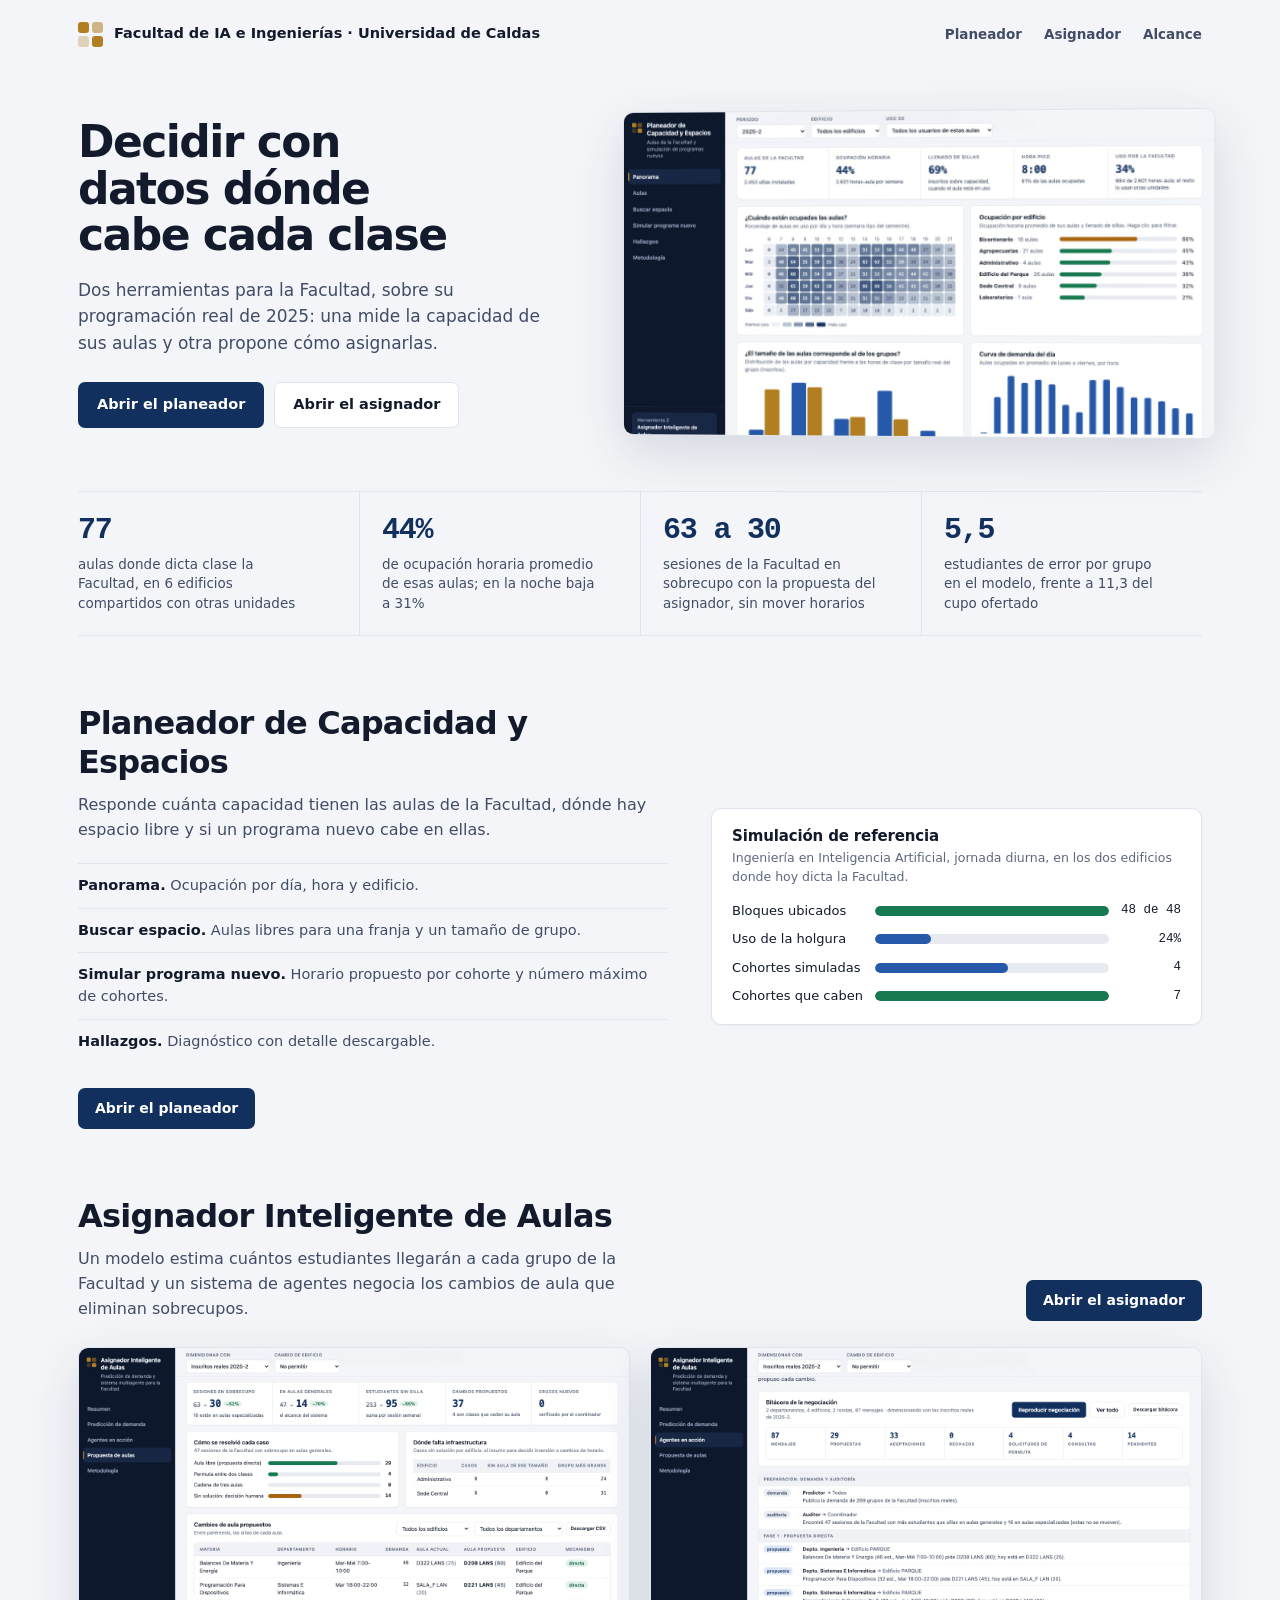
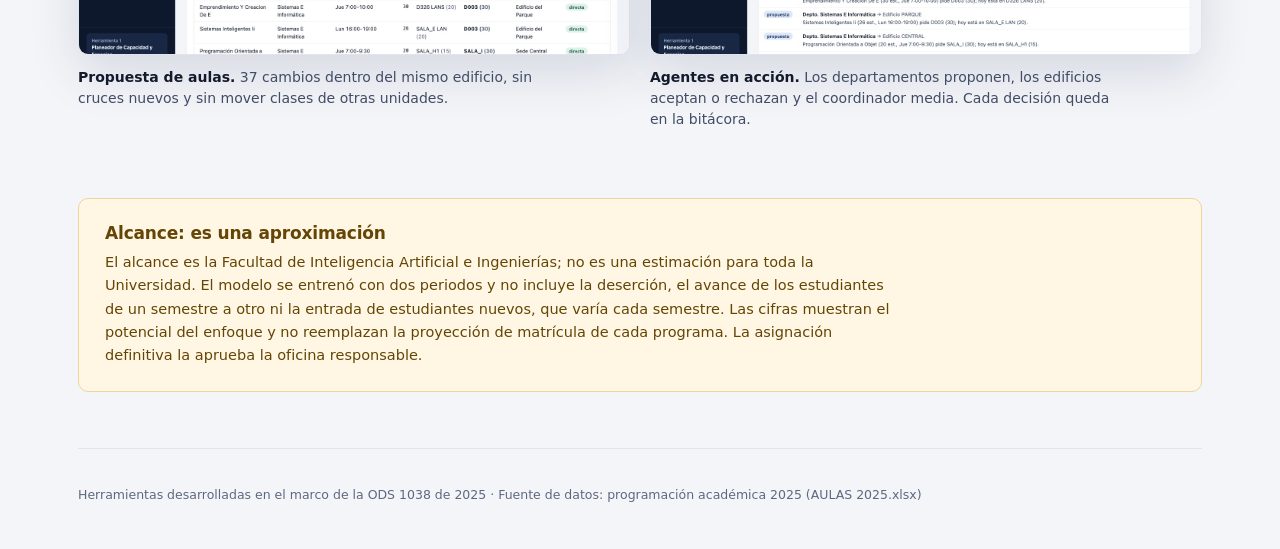
<file: index.html>
<!doctype html>
<html lang="es">
<head>
<meta charset="utf-8">
<meta name="viewport" content="width=device-width, initial-scale=1">
<title>Planeación de espacios académicos · Facultad de IA e Ingenierías</title>
<link rel="stylesheet" href="planeador-espacios/styles.css">
<style>
.wrap{max-width:1180px;margin:0 auto;padding:0 28px}
.nav{display:flex;align-items:center;justify-content:space-between;gap:20px;height:68px}
.nav .id{display:flex;align-items:center;gap:11px;font-weight:650;font-size:14.5px;white-space:nowrap}
.nav .id .mark{margin:0}
.nav nav{display:flex;gap:22px}
.nav nav a{color:var(--ink2);text-decoration:none;font-weight:550;font-size:13.5px;white-space:nowrap}
.nav nav a:hover{color:var(--ink)}
.hero{display:grid;grid-template-columns:minmax(0,6fr) minmax(0,7fr);gap:48px;align-items:center;padding:44px 0 56px}
.hero h1{font-size:clamp(30px,3.5vw,44px);line-height:1.06;letter-spacing:-.035em;font-weight:680;text-wrap:balance}
.hero p{font-size:17px;line-height:1.55;color:var(--ink2);margin:18px 0 26px;max-width:44ch}
.hero .row .btn{padding:11px 18px;font-size:14.5px}
.shot{display:block;width:100%;height:auto;border:1px solid var(--line);border-radius:var(--r);box-shadow:0 18px 50px rgb(18 48 94 / .14)}
.hero .shot{transform:perspective(1600px) rotateY(-4deg);transform-origin:left center}
.facts{display:grid;grid-template-columns:repeat(4,minmax(0,1fr));border-top:1px solid var(--line);border-bottom:1px solid var(--line)}
.facts div{padding:22px 20px 22px 0}
.facts div+div{padding-left:22px;border-left:1px solid var(--line)}
.facts b{display:block;font:600 30px/1.1 var(--mono);letter-spacing:-.04em;color:var(--navy)}
.facts span{display:block;margin-top:8px;font-size:13.5px;color:var(--ink2);line-height:1.45;max-width:26ch}
.tool{padding:68px 0 0}
.tool h2{font-size:clamp(24px,2.6vw,32px);letter-spacing:-.025em;font-weight:660}
.tool .lead{font-size:16px;line-height:1.55;color:var(--ink2);margin:12px 0 0;max-width:56ch}
.t1{display:grid;grid-template-columns:minmax(0,6fr) minmax(0,5fr);gap:44px;align-items:center}
.t1 ul{list-style:none;margin:20px 0 24px;padding:0;display:grid;gap:0}
.t1 li{padding:11px 0;border-top:1px solid var(--line);color:var(--ink2);font-size:14.5px}
.t1 li b{color:var(--ink);font-weight:620}
.t2 .head{display:flex;justify-content:space-between;align-items:flex-end;gap:24px;flex-wrap:wrap;margin-bottom:26px}
.t2 .pair{display:grid;grid-template-columns:minmax(0,1fr) minmax(0,1fr);gap:20px}
.t2 figure{margin:0}
.t2 figcaption{margin-top:12px;font-size:14px;color:var(--ink2);line-height:1.5;max-width:52ch}
.t2 figcaption b{color:var(--ink);font-weight:620}
.scope{margin:68px 0 0;padding:24px 26px;background:var(--note-bg);border:1px solid var(--note-line);border-radius:var(--r);color:var(--note-ink)}
.scope h2{font-size:17px;margin-bottom:8px}
.scope p{margin:0;max-width:86ch;line-height:1.6;font-size:14.5px}
.end{padding:36px 0 44px;margin-top:56px;border-top:1px solid var(--line);color:var(--mute);font-size:12.5px;line-height:1.6}
@media(max-width:900px){
  .wrap{padding:0 16px}.nav nav{display:none}.nav{height:auto;padding:16px 0}.nav .id{white-space:normal;line-height:1.3}
  .hero{grid-template-columns:1fr;gap:28px;padding:20px 0 36px}.hero .shot{transform:none}
  .facts{grid-template-columns:1fr 1fr}.facts div{padding:18px 14px 18px 0}.facts div+div{padding-left:0;border-left:0}.facts div:nth-child(even){padding-left:16px;border-left:1px solid var(--line)}.facts div:nth-child(n+3){border-top:1px solid var(--line)}
  .t1,.t2 .pair{grid-template-columns:1fr;gap:24px}.tool{padding-top:48px}
}
</style>
</head>
<body>
<div class="wrap">
  <header class="nav">
    <div class="id"><div class="mark" aria-hidden="true"><span></span><span></span><span></span><span></span></div>Facultad de IA e Ingenierías · Universidad de Caldas</div>
    <nav aria-label="Herramientas"><a href="#planeador">Planeador</a><a href="#asignador">Asignador</a><a href="#alcance">Alcance</a></nav>
  </header>

  <section class="hero">
    <div>
      <h1>Decidir con datos dónde cabe cada clase</h1>
      <p>Dos herramientas para la Facultad, sobre su programación real de 2025: una mide la capacidad de sus aulas y otra propone cómo asignarlas.</p>
      <div class="row"><a class="btn" href="planeador-espacios/index.html">Abrir el planeador</a><a class="btn ghost" href="asignador-aulas/index.html">Abrir el asignador</a></div>
    </div>
    <img class="shot" src="img/planeador.jpg" width="1440" height="800" alt="Panorama del Planeador: ocupación de las aulas por día, hora y edificio">
  </section>

  <section class="facts" aria-label="Cifras de 2025-2">
    <div><b>77</b><span>aulas donde dicta clase la Facultad, en 6 edificios compartidos con otras unidades</span></div>
    <div><b>44%</b><span>de ocupación horaria promedio de esas aulas; en la noche baja a 31%</span></div>
    <div><b>63 a 30</b><span>sesiones de la Facultad en sobrecupo con la propuesta del asignador, sin mover horarios</span></div>
    <div><b>5,5</b><span>estudiantes de error por grupo en el modelo, frente a 11,3 del cupo ofertado</span></div>
  </section>

  <section class="tool t1" id="planeador">
    <div>
      <h2>Planeador de Capacidad y Espacios</h2>
      <p class="lead">Responde cuánta capacidad tienen las aulas de la Facultad, dónde hay espacio libre y si un programa nuevo cabe en ellas.</p>
      <ul>
        <li><b>Panorama.</b> Ocupación por día, hora y edificio.</li>
        <li><b>Buscar espacio.</b> Aulas libres para una franja y un tamaño de grupo.</li>
        <li><b>Simular programa nuevo.</b> Horario propuesto por cohorte y número máximo de cohortes.</li>
        <li><b>Hallazgos.</b> Diagnóstico con detalle descargable.</li>
      </ul>
      <a class="btn" href="planeador-espacios/index.html">Abrir el planeador</a>
    </div>
    <div class="card">
      <h3>Simulación de referencia</h3>
      <p class="sub">Ingeniería en Inteligencia Artificial, jornada diurna, en los dos edificios donde hoy dicta la Facultad.</p>
      <div class="hbars">
        <div>Bloques ubicados</div><div class="bar g"><i style="width:100%"></i></div><div>48 de 48</div>
        <div>Uso de la holgura</div><div class="bar"><i style="width:24%"></i></div><div>24%</div>
        <div>Cohortes simuladas</div><div class="bar"><i style="width:57%"></i></div><div>4</div>
        <div>Cohortes que caben</div><div class="bar g"><i style="width:100%"></i></div><div>7</div>
      </div>
    </div>
  </section>

  <section class="tool t2" id="asignador">
    <div class="head">
      <div>
        <h2>Asignador Inteligente de Aulas</h2>
        <p class="lead">Un modelo estima cuántos estudiantes llegarán a cada grupo de la Facultad y un sistema de agentes negocia los cambios de aula que eliminan sobrecupos.</p>
      </div>
      <a class="btn" href="asignador-aulas/index.html">Abrir el asignador</a>
    </div>
    <div class="pair">
      <figure><img class="shot" src="img/asignador.jpg" width="1440" height="800" loading="lazy" alt="Propuesta de cambios de aula con indicadores antes y después"><figcaption><b>Propuesta de aulas.</b> 37 cambios dentro del mismo edificio, sin cruces nuevos y sin mover clases de otras unidades.</figcaption></figure>
      <figure><img class="shot" src="img/agentes.jpg" width="1440" height="800" loading="lazy" alt="Bitácora de mensajes entre agentes de departamento y de edificio"><figcaption><b>Agentes en acción.</b> Los departamentos proponen, los edificios aceptan o rechazan y el coordinador media. Cada decisión queda en la bitácora.</figcaption></figure>
    </div>
  </section>

  <section class="scope" id="alcance">
    <h2>Alcance: es una aproximación</h2>
    <p>El alcance es la Facultad de Inteligencia Artificial e Ingenierías; no es una estimación para toda la Universidad. El modelo se entrenó con dos periodos y no incluye la deserción, el avance de los estudiantes de un semestre a otro ni la entrada de estudiantes nuevos, que varía cada semestre. Las cifras muestran el potencial del enfoque y no reemplazan la proyección de matrícula de cada programa. La asignación definitiva la aprueba la oficina responsable.</p>
  </section>

  <footer class="end">Herramientas desarrolladas en el marco de la ODS 1038 de 2025 · Fuente de datos: programación académica 2025 (AULAS 2025.xlsx)</footer>
</div>
</body>
</html>
</file>
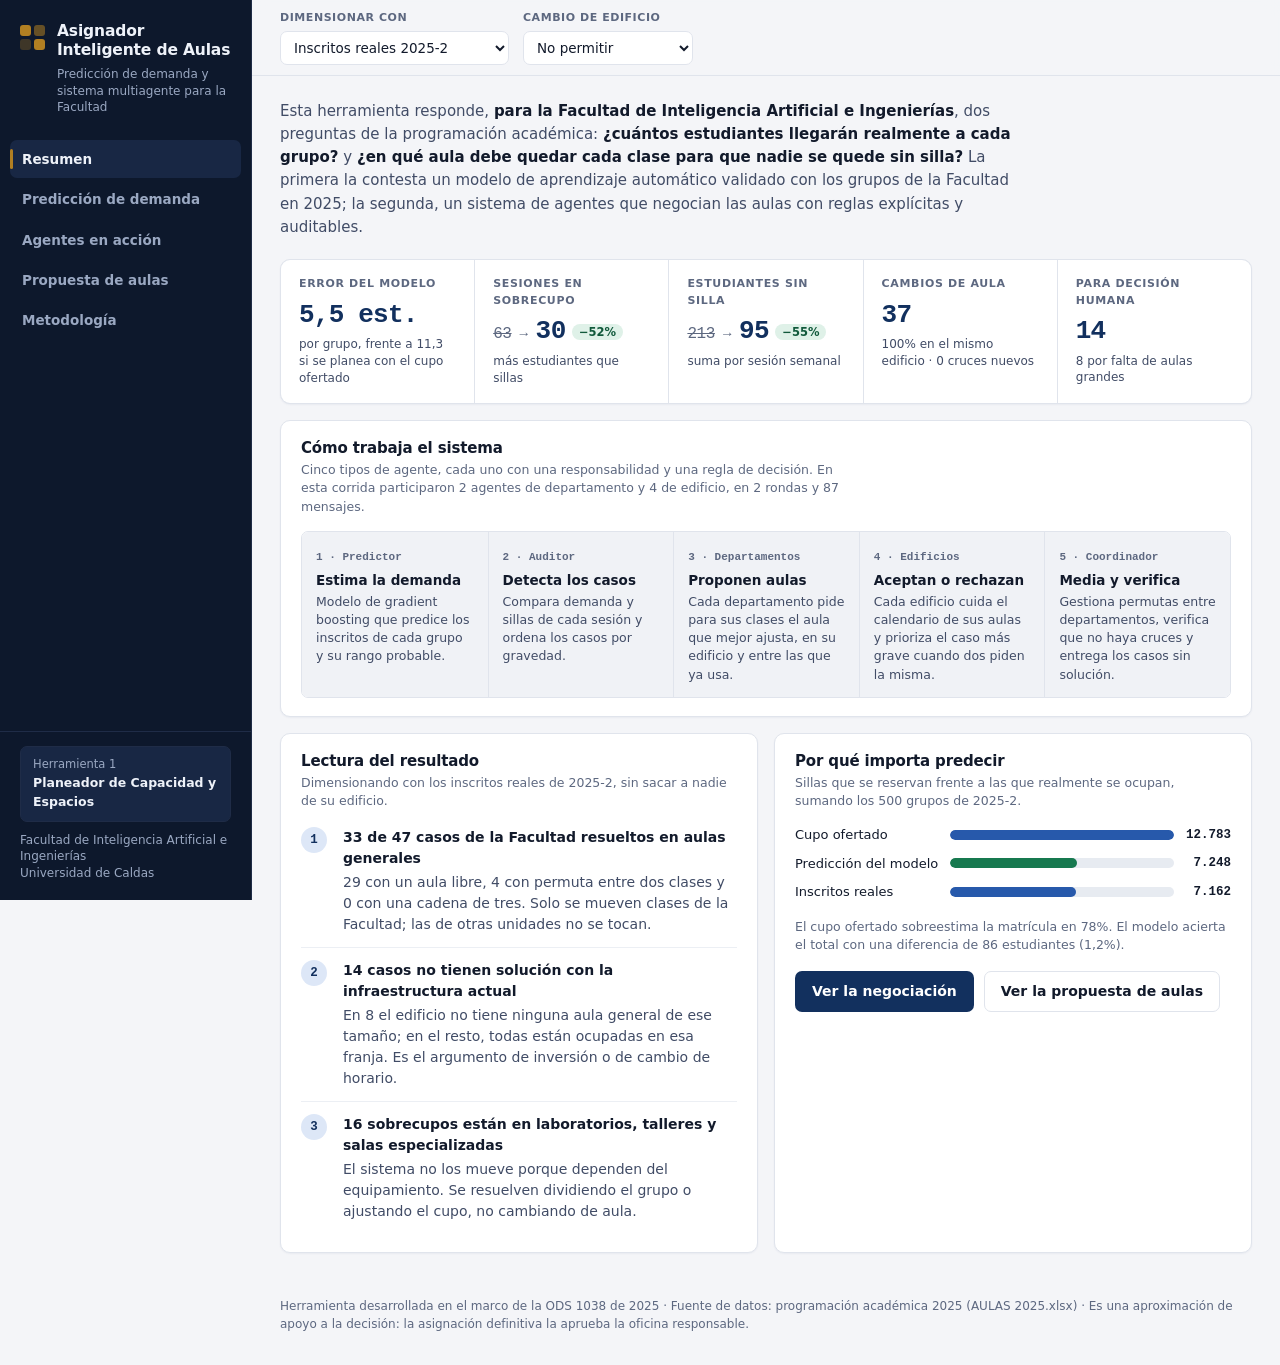
<file: asignador-aulas/index.html>
<!doctype html>
<html lang="es">
<head>
<meta charset="utf-8">
<meta name="viewport" content="width=device-width, initial-scale=1">
<title>Asignador Inteligente de Aulas · Facultad de IA e Ingenierías</title>
<link rel="stylesheet" href="styles.css">
</head>
<body>
<aside class="side">
  <div class="brand">
    <div class="mark" aria-hidden="true"><span></span><span></span><span></span><span></span></div>
    <div>
      <h1>Asignador Inteligente de Aulas</h1>
      <p>Predicción de demanda y sistema multiagente para la Facultad</p>
    </div>
  </div>
  <nav class="tabs" id="tabs" aria-label="Secciones">
    <button data-tab="resumen" class="on">Resumen</button>
    <button data-tab="prediccion">Predicción de demanda</button>
    <button data-tab="agentes">Agentes en acción</button>
    <button data-tab="propuesta">Propuesta de aulas</button>
    <button data-tab="metodo">Metodología</button>
  </nav>
  <div class="side-foot">
    <a class="lnk" href="../planeador-espacios/index.html"><small>Herramienta 1</small>Planeador de Capacidad y Espacios</a>
    <p>Facultad de Inteligencia Artificial e Ingenierías<br>Universidad de Caldas</p>
  </div>
</aside>
<div class="content">
  <div class="ctl">
    <div class="filters" id="filters">
      <label>Dimensionar con
        <select id="fBase">
          <option value="real">Inscritos reales 2025-2</option>
          <option value="pred">Predicción del modelo (P90)</option>
          <option value="cupo">Cupo ofertado</option>
        </select>
      </label>
      <label>Cambio de edificio
        <select id="fEdif"><option value="0">No permitir</option><option value="1">Permitir</option></select>
      </label>
      <a class="lnk" href="../planeador-espacios/index.html"><small>Herramienta 1</small>Planeador de Capacidad y Espacios</a>
    </div>
  </div>
  <main>
    <section id="resumen" class="tab on"></section>
    <section id="prediccion" class="tab"></section>
    <section id="agentes" class="tab"></section>
    <section id="propuesta" class="tab"></section>
    <section id="metodo" class="tab"></section>
  </main>
  <footer class="foot">Herramienta desarrollada en el marco de la ODS 1038 de 2025 · Fuente de datos: programación académica 2025 (AULAS 2025.xlsx) · Es una aproximación de apoyo a la decisión: la asignación definitiva la aprueba la oficina responsable.</footer>
</div>
<script src="../planeador-espacios/data.js"></script>
<script src="pred.js"></script>
<script src="agentes.js"></script>
<script src="app.js"></script>
</body>
</html>
</file>
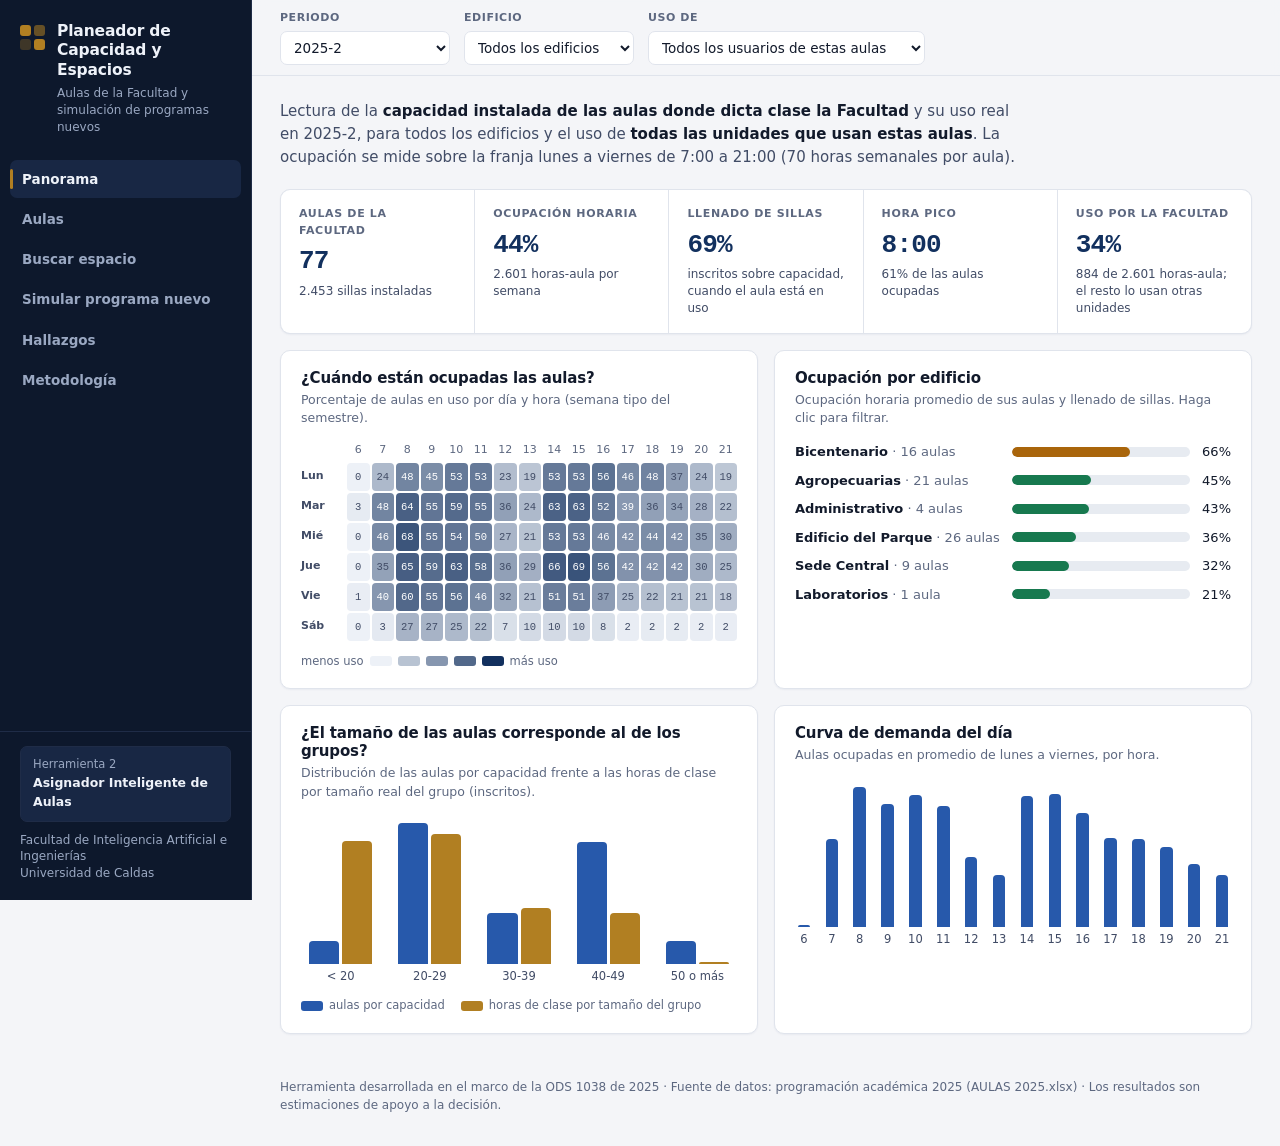
<file: planeador-espacios/index.html>
<!doctype html>
<html lang="es">
<head>
<meta charset="utf-8">
<meta name="viewport" content="width=device-width, initial-scale=1">
<title>Planeador de Capacidad y Espacios · Facultad de IA e Ingenierías</title>
<link rel="stylesheet" href="styles.css">
</head>
<body>
<aside class="side">
  <div class="brand">
    <div class="mark" aria-hidden="true"><span></span><span></span><span></span><span></span></div>
    <div>
      <h1>Planeador de Capacidad y Espacios</h1>
      <p>Aulas de la Facultad y simulación de programas nuevos</p>
    </div>
  </div>
  <nav class="tabs" id="tabs" aria-label="Secciones">
    <button data-tab="panorama" class="on">Panorama</button>
    <button data-tab="aulas">Aulas</button>
    <button data-tab="buscar">Buscar espacio</button>
    <button data-tab="simular">Simular programa nuevo</button>
    <button data-tab="hallazgos">Hallazgos</button>
    <button data-tab="metodo">Metodología</button>
  </nav>
  <div class="side-foot">
    <a class="lnk" href="../asignador-aulas/index.html"><small>Herramienta 2</small>Asignador Inteligente de Aulas</a>
    <p>Facultad de Inteligencia Artificial e Ingenierías<br>Universidad de Caldas</p>
  </div>
</aside>
<div class="content">
  <div class="ctl">
    <div class="filters" id="filters">
      <label>Periodo
        <select id="fCiclo"><option>2025-2</option><option>2025-1</option></select>
      </label>
      <label>Edificio
        <select id="fEdif"></select>
      </label>
      <label>Uso de
        <select id="fDepto"></select>
      </label>
      <a class="lnk" href="../asignador-aulas/index.html"><small>Herramienta 2</small>Asignador Inteligente de Aulas</a>
    </div>
  </div>
  <main>
    <section id="panorama" class="tab on"></section>
    <section id="aulas" class="tab"></section>
    <section id="buscar" class="tab"></section>
    <section id="simular" class="tab"></section>
    <section id="hallazgos" class="tab"></section>
    <section id="metodo" class="tab"></section>
  </main>
  <footer class="foot">Herramienta desarrollada en el marco de la ODS 1038 de 2025 · Fuente de datos: programación académica 2025 (AULAS 2025.xlsx) · Los resultados son estimaciones de apoyo a la decisión.</footer>
</div>
<div id="modal" class="modal" hidden><div class="sheet"><button class="x" id="modalX" aria-label="Cerrar">×</button><div id="modalBody"></div></div></div>
<div id="tip" class="tip" hidden></div>
<script src="data.js"></script>
<script src="app.js"></script>
</body>
</html>
</file>
<file: planeador-espacios/styles.css>
/* Sistema visual compartido · Planeador y Asignador · ODS 1038 de 2025
   Tablero denso de analítica institucional. Un acento (oro), datos en azul, estados semánticos aparte.
   Radios: 10px superficies, 7px controles, píldora para etiquetas. Tema claro y oscuro por preferencia del sistema. */
:root{
  color-scheme:light dark;
  --bg:#f4f5f8; --card:#fff; --sunk:#f0f2f6; --ink:#121a2b; --ink2:#414c66; --mute:#5d6880; --line:#e0e4ec; --line2:#eceff4;
  --navy:#12305e; --navy2:#2759ab; --gold:#b17f22; --ok:#17794f; --warn:#a9650b; --bad:#b0362e;
  --btn:#12305e; --on-btn:#fff; --btn-h:#1c4486;
  --side:#0d182c; --side-ink:#eef2f9; --side-mute:#9aa8c2; --side-line:#1f2c47; --side-on:#182744;
  --ok-bg:#dff1e8; --ok-ink:#11593b; --warn-bg:#faebcb; --warn-ink:#7c4a05; --bad-bg:#f7dcd9; --bad-ink:#84241e; --nav-bg:#dde7f7; --nav-ink:#12305e;
  --note-bg:#fff7e3; --note-line:#ecd69c; --note-ink:#644506;
  --heat0:#edf1f7; --heat1:#12305e; --heat-ink:#fff; --tt-u:#cddbf1; --tt-u-ink:#12305e; --tt-p:#e4e9f2; --track:#e7ebf1;
  --shadow:0 1px 2px rgb(18 48 94 / .05);
  --r:10px; --rc:7px;
  --sans:system-ui,-apple-system,"Segoe UI",Roboto,"Helvetica Neue",Arial,sans-serif;
  --mono:ui-monospace,"SF Mono",SFMono-Regular,Menlo,Consolas,"Liberation Mono",monospace;
}
@media (prefers-color-scheme:dark){:root{
  --bg:#0b101a; --card:#121925; --sunk:#0f1520; --ink:#e9edf5; --ink2:#b6c0d3; --mute:#8f9bb2; --line:#222c3e; --line2:#1a2333;
  --navy:#a9c5f5; --navy2:#5a90e6; --gold:#d9a640; --ok:#3fbf85; --warn:#e0a03a; --bad:#ec7b72;
  --btn:#3a6fd0; --on-btn:#fff; --btn-h:#4a80e2;
  --side:#080d16; --side-ink:#eef2f9; --side-mute:#8f9bb2; --side-line:#182132; --side-on:#141d2e;
  --ok-bg:#123324; --ok-ink:#7fdcb0; --warn-bg:#3a2a0c; --warn-ink:#f0c26e; --bad-bg:#3d1916; --bad-ink:#f5a39c; --nav-bg:#172a4a; --nav-ink:#b9d0f7;
  --note-bg:#2a2210; --note-line:#4a3b17; --note-ink:#ecd28e;
  --heat0:#161e2c; --heat1:#6b9cec; --heat-ink:#06101f; --tt-u:#1d3157; --tt-u-ink:#cfe0fb; --tt-p:#1a2233; --track:#1d2636;
  --shadow:none;
}}
*{box-sizing:border-box}
html{-webkit-text-size-adjust:100%}
body{margin:0;font:14px/1.5 var(--sans);color:var(--ink);background:var(--bg);min-height:100dvh}
h1,h2,h3,h4{margin:0;line-height:1.2;letter-spacing:-.01em}
select,input,button{font:inherit;color:inherit}
button,select,[data-go],tr.click,th.s,.checks label{cursor:pointer}
:focus-visible{outline:2px solid var(--gold);outline-offset:2px;border-radius:4px}
a{color:var(--navy2)}

/* ---------- Estructura: barra lateral + contenido ---------- */
.side{position:fixed;inset:0 auto 0 0;width:252px;background:var(--side);color:var(--side-ink);display:flex;flex-direction:column;border-right:1px solid var(--side-line);z-index:10}
.content{margin-left:252px;min-width:0}
.brand{display:flex;gap:12px;align-items:flex-start;padding:22px 20px 18px}
.brand h1{font-size:15.5px;font-weight:650;line-height:1.25}
.brand p{margin:5px 0 0;font-size:12px;line-height:1.4;color:var(--side-mute)}
.mark{display:grid;grid-template-columns:repeat(2,11px);gap:3px;margin-top:3px;flex:none}
.mark span{height:11px;border-radius:3px;background:var(--gold)}
.mark span:nth-child(2){opacity:.55}.mark span:nth-child(3){opacity:.3}
.tabs{display:flex;flex-direction:column;gap:2px;padding:6px 10px;flex:1;overflow:auto}
.tabs button{background:none;border:0;border-radius:var(--rc);padding:9px 12px;color:var(--side-mute);text-align:left;font-weight:550;font-size:13.5px;position:relative;transition:background .15s,color .15s}
.tabs button:hover{color:var(--side-ink);background:var(--side-on)}
.tabs button.on{color:var(--side-ink);background:var(--side-on)}
.tabs button.on::before{content:"";position:absolute;left:0;top:9px;bottom:9px;width:3px;border-radius:3px;background:var(--gold)}
.side-foot{padding:14px 20px 18px;border-top:1px solid var(--side-line);font-size:12px;color:var(--side-mute);display:grid;gap:10px}
.side-foot p{margin:0;line-height:1.4}
a.lnk{display:block;color:var(--side-ink);border:1px solid var(--side-line);background:var(--side-on);border-radius:var(--rc);padding:9px 12px;text-decoration:none;font-weight:600;font-size:12.5px;transition:border-color .15s}
a.lnk:hover{border-color:var(--gold)}
a.lnk small{display:block;font-weight:500;font-size:11.5px;color:var(--side-mute);margin-bottom:1px}
.ctl{position:sticky;top:0;z-index:6;background:color-mix(in srgb,var(--bg) 92%,transparent);backdrop-filter:blur(8px);-webkit-backdrop-filter:blur(8px);border-bottom:1px solid var(--line);padding:10px 28px}
.filters{display:flex;gap:14px;flex-wrap:wrap;align-items:flex-end;max-width:1240px;margin:0 auto}
.filters label{font-size:11px;text-transform:uppercase;letter-spacing:.05em;color:var(--mute);font-weight:600;display:flex;flex-direction:column;gap:4px}
.filters select{background:var(--card);border:1px solid var(--line);border-radius:var(--rc);padding:7px 9px;min-width:170px;text-transform:none;letter-spacing:0;font-weight:500;font-size:13.5px;color:var(--ink)}
.filters a.lnk{display:none}
main{max-width:1296px;margin:0 auto;padding:24px 28px 44px}
.foot{max-width:1296px;margin:0 auto;padding:0 28px 32px;color:var(--mute);font-size:12px}
.tab{display:none}.tab.on{display:block;animation:fade .2s ease-out}
@keyframes fade{from{opacity:0}to{opacity:1}}

/* ---------- Superficies ---------- */
.grid{display:grid;gap:16px}
.g2{grid-template-columns:repeat(2,minmax(0,1fr))}.g3{grid-template-columns:repeat(3,minmax(0,1fr))}
.card{background:var(--card);border:1px solid var(--line);border-radius:var(--r);padding:18px 20px;box-shadow:var(--shadow);min-width:0}
.card h3{font-size:15px;font-weight:650;margin-bottom:4px}
.card .sub{color:var(--mute);font-size:12.5px;margin:0 0 14px;max-width:70ch}
.intro{margin:0 0 20px;color:var(--ink2);max-width:78ch;font-size:15px;line-height:1.55}
.intro b{color:var(--ink);font-weight:650}
/* Indicadores: una sola banda con divisores, sin tarjetas sueltas */
.kpis{grid-template-columns:repeat(5,minmax(0,1fr));gap:1px;background:var(--line);border:1px solid var(--line);border-radius:var(--r);overflow:hidden;box-shadow:var(--shadow)}
.kpis .card{border:0;border-radius:0;box-shadow:none;padding:16px 18px}
.kpi .l{font-size:11px;text-transform:uppercase;letter-spacing:.06em;color:var(--mute);font-weight:600;margin-bottom:8px}
.kpi .v{font:600 26px/1.1 var(--mono);letter-spacing:-.03em;color:var(--navy);font-variant-numeric:tabular-nums}
.kpi .n{font-size:12px;color:var(--ink2);margin-top:7px;line-height:1.4}
.ba{display:flex;align-items:baseline;gap:6px;font-family:var(--mono);font-variant-numeric:tabular-nums;letter-spacing:-.03em;flex-wrap:wrap}
.ba s{color:var(--mute);font-size:16px}.ba b{font-size:26px;font-weight:600;color:var(--navy);line-height:1.1}
.ba i{font-style:normal;color:var(--ok-ink);background:var(--ok-bg);font:600 11.5px var(--sans);letter-spacing:0;padding:1px 7px;border-radius:99px;align-self:center}
.arrow{color:var(--mute);padding:0 2px}

/* ---------- Tablas ---------- */
table{border-collapse:collapse;width:100%;font-variant-numeric:tabular-nums;font-size:13.5px}
th,td{padding:8px 10px;text-align:left;border-bottom:1px solid var(--line2);vertical-align:top}
th{font-size:11px;text-transform:uppercase;letter-spacing:.05em;color:var(--mute);font-weight:600;white-space:nowrap;background:var(--sunk);position:sticky;top:0;border-bottom-color:var(--line);z-index:1}
th.s:hover{color:var(--navy)}
td.r,th.r{text-align:right}td.r{font-family:var(--mono);font-size:12.5px}
tbody tr:last-child td{border-bottom:0}
tbody tr:hover td{background:var(--sunk)}
.scroll{max-height:560px;overflow:auto;border:1px solid var(--line);border-radius:var(--rc)}
.scroll table th:first-child,.scroll table td:first-child{padding-left:14px}

/* ---------- Barras, píldoras, gráficos ---------- */
.bar{height:8px;border-radius:4px;background:var(--track);overflow:hidden;min-width:70px}
.bar>i{display:block;height:100%;background:var(--navy2);border-radius:4px}
.bar.w>i{background:var(--warn)}.bar.b>i{background:var(--bad)}.bar.g>i{background:var(--ok)}
.cellbar{display:flex;gap:8px;align-items:center}.cellbar span{width:42px;text-align:right;font-family:var(--mono);font-size:12.5px}
.pill{display:inline-block;padding:1px 9px;border-radius:99px;font-size:11.5px;font-weight:600;background:var(--track);color:var(--ink2);white-space:nowrap}
.pill.ok{background:var(--ok-bg);color:var(--ok-ink)}.pill.warn{background:var(--warn-bg);color:var(--warn-ink)}.pill.bad{background:var(--bad-bg);color:var(--bad-ink)}.pill.nav{background:var(--nav-bg);color:var(--nav-ink)}
.heat{display:grid;gap:2px;font-size:11px}
.heat .h{color:var(--mute);text-align:center;padding-bottom:2px}
.heat .d{color:var(--ink2);font-weight:600;padding-right:8px;display:flex;align-items:center}
.heat .c{height:28px;border-radius:4px;display:flex;align-items:center;justify-content:center;color:var(--heat-ink);font:500 10.5px var(--mono)}
.heat .c.lt{color:var(--ink2)}
.legend{display:flex;gap:6px;align-items:center;font-size:11.5px;color:var(--mute);margin-top:12px;flex-wrap:wrap}
.legend i{width:22px;height:10px;border-radius:3px;display:inline-block}
.hbars{display:grid;grid-template-columns:max-content 1fr max-content;gap:9px 12px;align-items:center;font-size:13px}
.hbars .bar{height:10px;border-radius:5px}.hbars .bar>i{border-radius:5px}
.hbars>div:nth-child(3n){font-family:var(--mono);font-size:12.5px;text-align:right}
.cols{display:flex;align-items:flex-end;gap:10px;height:170px;padding-top:8px}
.cols .col{flex:1;display:flex;flex-direction:column;align-items:center;justify-content:flex-end;height:100%;gap:4px;font-size:11.5px;color:var(--ink2)}
.cols .pair{display:flex;gap:3px;align-items:flex-end;height:100%;width:100%;justify-content:center}
.cols .pair i{width:38%;border-radius:4px 4px 0 0;min-height:2px}
.cols .pair i.a{background:var(--navy2)}.cols .pair i.b{background:var(--gold)}
canvas{max-width:100%}

/* ---------- Formularios y botones ---------- */
.form{display:grid;grid-template-columns:repeat(auto-fit,minmax(170px,1fr));gap:12px 14px;align-items:end}
.form label{display:flex;flex-direction:column;gap:5px;font-size:12px;color:var(--ink2);font-weight:600}
.form input,.form select{border:1px solid var(--line);border-radius:var(--rc);padding:8px 10px;background:var(--card);color:var(--ink);min-height:36px}
.form input::placeholder{color:var(--mute)}
.form input:focus-visible,.form select:focus-visible,.filters select:focus-visible{outline:2px solid var(--gold);outline-offset:1px}
.checks{display:flex;flex-wrap:wrap;gap:6px}
.checks label{flex-direction:row;align-items:center;gap:6px;font-weight:500;border:1px solid var(--line);border-radius:99px;padding:4px 11px;background:var(--card)}
.checks input{margin:0;accent-color:var(--btn)}
.btn{background:var(--btn);color:var(--on-btn);border:1px solid transparent;border-radius:var(--rc);padding:9px 16px;font-weight:600;white-space:nowrap;text-decoration:none;display:inline-block;transition:background .15s,transform .1s,border-color .15s}
.btn:hover{background:var(--btn-h)}
.btn:active{transform:translateY(1px)}
.btn.ghost{background:var(--card);color:var(--ink);border-color:var(--line)}
.btn.ghost:hover{background:var(--sunk);border-color:var(--mute)}
.btn.sm{padding:6px 11px;font-size:12.5px}
.row{display:flex;gap:10px;align-items:center;flex-wrap:wrap}
.sp{justify-content:space-between}
.mt{margin-top:16px}.mb{margin-bottom:16px}

/* ---------- Mensajes y hallazgos ---------- */
.note{background:var(--note-bg);border:1px solid var(--note-line);border-radius:var(--rc);padding:10px 13px;color:var(--note-ink);font-size:13px}
.verdict{border-left:4px solid var(--ok);background:var(--ok-bg);color:var(--ink);padding:13px 15px;border-radius:0 var(--rc) var(--rc) 0}
.verdict.warn{border-color:var(--warn);background:var(--warn-bg)}.verdict.bad{border-color:var(--bad);background:var(--bad-bg)}
.verdict b{font-size:15px}
.find{display:grid;gap:0}
.find .f{display:grid;grid-template-columns:30px 1fr;gap:12px;padding:12px 0;border-top:1px solid var(--line2)}
.find .f:first-child{border-top:0;padding-top:2px}
.find .num{width:26px;height:26px;border-radius:50%;background:var(--nav-bg);color:var(--nav-ink);display:flex;align-items:center;justify-content:center;font:600 12.5px var(--mono)}
.find p{margin:3px 0 0;color:var(--ink2);max-width:72ch}

/* ---------- Horario semanal ---------- */
.tt{display:grid;gap:2px;font-size:11px;grid-template-columns:54px repeat(6,minmax(0,1fr))}
.tt .hh{color:var(--mute);text-align:right;padding-right:6px;font-family:var(--mono)}
.tt .dd{font-weight:600;text-align:center;color:var(--ink2);padding-bottom:3px}
.tt .s{min-height:22px;border-radius:4px;background:var(--sunk);padding:2px 5px;overflow:hidden;line-height:1.2}
.tt .s.u{background:var(--tt-u);color:var(--tt-u-ink)}.tt .s.n{background:var(--gold);color:#221700;font-weight:600}.tt .s.p{background:var(--tt-p);color:var(--ink2)}

/* ---------- Modal y ayuda ---------- */
.modal{position:fixed;inset:0;background:rgb(6 12 24 / .55);z-index:20;display:flex;align-items:flex-start;justify-content:center;padding:32px 14px;overflow:auto}
.modal[hidden]{display:none}
.sheet{background:var(--card);border:1px solid var(--line);border-radius:var(--r);max-width:980px;width:100%;padding:24px;position:relative}
.sheet .x{position:absolute;right:10px;top:8px;width:36px;height:36px;background:none;border:0;border-radius:var(--rc);font-size:24px;line-height:1;color:var(--mute)}
.sheet .x:hover{background:var(--sunk);color:var(--ink)}
.tip{position:fixed;z-index:30;background:#0d182c;color:#fff;padding:6px 9px;border-radius:6px;font-size:12px;pointer-events:none;max-width:280px}
.tip[hidden]{display:none}
.prose{max-width:860px}.prose h3{margin:22px 0 6px}.prose p,.prose li{color:var(--ink2);max-width:74ch}.prose li{margin:4px 0}
.prose code{font:12.5px var(--mono);background:var(--sunk);border:1px solid var(--line2);padding:1px 5px;border-radius:4px}
.muted{color:var(--mute)}.small{font-size:12.5px}

/* ---------- Asignador ---------- */
.flow{display:grid;grid-template-columns:repeat(5,minmax(0,1fr));gap:0;border:1px solid var(--line);border-radius:var(--rc);overflow:hidden}
.flow .a{padding:13px 14px;border-left:1px solid var(--line);background:var(--sunk)}
.flow .a:first-child{border-left:0}
.flow .a b{display:block;font-size:13.5px;margin:4px 0 3px}.flow .a span{font-size:12.5px;color:var(--ink2);line-height:1.45;display:block}
.flow .a em{font:600 11px var(--mono);font-style:normal;color:var(--mute)}
.log{max-height:540px;overflow:auto;border:1px solid var(--line);border-radius:var(--r);background:var(--card)}
.msg{display:grid;grid-template-columns:92px 1fr;gap:10px;padding:8px 14px;border-bottom:1px solid var(--line2);font-size:13px;animation:in .22s ease-out}
.msg .who{font-weight:600;color:var(--ink)}.msg .who span{color:var(--mute);font-weight:500}
.msg p{margin:1px 0 0;color:var(--ink2)}
@keyframes in{from{opacity:0;transform:translateY(4px)}to{opacity:1;transform:none}}
.ph{font-size:11px;font-weight:600;text-transform:uppercase;letter-spacing:.06em;padding:8px 14px;background:var(--sunk);color:var(--mute);border-bottom:1px solid var(--line);position:sticky;top:0;z-index:1}
.cnts{display:grid;grid-template-columns:repeat(auto-fit,minmax(118px,1fr));gap:1px;background:var(--line);border:1px solid var(--line);border-radius:var(--rc);overflow:hidden}
.cnts div{padding:9px 12px;background:var(--card)}
.cnts b{display:block;font:600 19px var(--mono);letter-spacing:-.03em;color:var(--navy)}.cnts span{font-size:11px;color:var(--mute);text-transform:uppercase;letter-spacing:.05em;font-weight:600}

/* ---------- Adaptación ---------- */
@media(max-width:1100px){.kpis{grid-template-columns:repeat(6,minmax(0,1fr))}.kpis .card{grid-column:span 2}.kpis .card:nth-child(n+4){grid-column:span 3}.flow{grid-template-columns:1fr}.flow .a{border-left:0;border-top:1px solid var(--line)}.flow .a:first-child{border-top:0}}
@media(max-width:900px){
  .side{position:static;width:auto;border-right:0}
  .content{margin-left:0}
  .brand{padding:16px 16px 10px}
  .tabs{flex-direction:row;overflow-x:auto;padding:0 10px 10px;gap:4px}
  .tabs button{white-space:nowrap;min-height:40px}
  .tabs button.on::before{left:12px;right:12px;top:auto;bottom:3px;width:auto;height:2px}
  .side-foot{display:none}
  .filters a.lnk{display:block;flex:1 1 100%;background:var(--card);color:var(--ink);border-color:var(--line)}
  .filters a.lnk small{color:var(--mute)}
  .ctl{padding:10px 16px;position:static}
  .filters select{min-width:0;width:100%}.filters label{flex:1 1 140px}
  main{padding:18px 16px 36px}.foot{padding:0 16px 28px}
  .g2,.g3{grid-template-columns:1fr}
  .kpis{grid-template-columns:repeat(2,minmax(0,1fr))}.kpis .card,.kpis .card:nth-child(n+4){grid-column:auto}
  .kpis .card:last-child:nth-child(odd){grid-column:span 2}
  .hbars{grid-template-columns:minmax(0,1fr) 90px max-content}
  .msg{grid-template-columns:1fr;gap:3px}
  .btn{min-height:40px}
}
@media(prefers-reduced-motion:reduce){*,*::before,*::after{animation:none!important;transition:none!important}}
@media print{.side,.ctl,.btn,.foot{display:none}.content{margin:0}.tab{display:block!important;page-break-after:always}.scroll{max-height:none;overflow:visible}body{background:#fff}}
</file>
<file: asignador-aulas/styles.css>
/* Sistema visual compartido · Planeador y Asignador · ODS 1038 de 2025
   Tablero denso de analítica institucional. Un acento (oro), datos en azul, estados semánticos aparte.
   Radios: 10px superficies, 7px controles, píldora para etiquetas. Tema claro y oscuro por preferencia del sistema. */
:root{
  color-scheme:light dark;
  --bg:#f4f5f8; --card:#fff; --sunk:#f0f2f6; --ink:#121a2b; --ink2:#414c66; --mute:#5d6880; --line:#e0e4ec; --line2:#eceff4;
  --navy:#12305e; --navy2:#2759ab; --gold:#b17f22; --ok:#17794f; --warn:#a9650b; --bad:#b0362e;
  --btn:#12305e; --on-btn:#fff; --btn-h:#1c4486;
  --side:#0d182c; --side-ink:#eef2f9; --side-mute:#9aa8c2; --side-line:#1f2c47; --side-on:#182744;
  --ok-bg:#dff1e8; --ok-ink:#11593b; --warn-bg:#faebcb; --warn-ink:#7c4a05; --bad-bg:#f7dcd9; --bad-ink:#84241e; --nav-bg:#dde7f7; --nav-ink:#12305e;
  --note-bg:#fff7e3; --note-line:#ecd69c; --note-ink:#644506;
  --heat0:#edf1f7; --heat1:#12305e; --heat-ink:#fff; --tt-u:#cddbf1; --tt-u-ink:#12305e; --tt-p:#e4e9f2; --track:#e7ebf1;
  --shadow:0 1px 2px rgb(18 48 94 / .05);
  --r:10px; --rc:7px;
  --sans:system-ui,-apple-system,"Segoe UI",Roboto,"Helvetica Neue",Arial,sans-serif;
  --mono:ui-monospace,"SF Mono",SFMono-Regular,Menlo,Consolas,"Liberation Mono",monospace;
}
@media (prefers-color-scheme:dark){:root{
  --bg:#0b101a; --card:#121925; --sunk:#0f1520; --ink:#e9edf5; --ink2:#b6c0d3; --mute:#8f9bb2; --line:#222c3e; --line2:#1a2333;
  --navy:#a9c5f5; --navy2:#5a90e6; --gold:#d9a640; --ok:#3fbf85; --warn:#e0a03a; --bad:#ec7b72;
  --btn:#3a6fd0; --on-btn:#fff; --btn-h:#4a80e2;
  --side:#080d16; --side-ink:#eef2f9; --side-mute:#8f9bb2; --side-line:#182132; --side-on:#141d2e;
  --ok-bg:#123324; --ok-ink:#7fdcb0; --warn-bg:#3a2a0c; --warn-ink:#f0c26e; --bad-bg:#3d1916; --bad-ink:#f5a39c; --nav-bg:#172a4a; --nav-ink:#b9d0f7;
  --note-bg:#2a2210; --note-line:#4a3b17; --note-ink:#ecd28e;
  --heat0:#161e2c; --heat1:#6b9cec; --heat-ink:#06101f; --tt-u:#1d3157; --tt-u-ink:#cfe0fb; --tt-p:#1a2233; --track:#1d2636;
  --shadow:none;
}}
*{box-sizing:border-box}
html{-webkit-text-size-adjust:100%}
body{margin:0;font:14px/1.5 var(--sans);color:var(--ink);background:var(--bg);min-height:100dvh}
h1,h2,h3,h4{margin:0;line-height:1.2;letter-spacing:-.01em}
select,input,button{font:inherit;color:inherit}
button,select,[data-go],tr.click,th.s,.checks label{cursor:pointer}
:focus-visible{outline:2px solid var(--gold);outline-offset:2px;border-radius:4px}
a{color:var(--navy2)}

/* ---------- Estructura: barra lateral + contenido ---------- */
.side{position:fixed;inset:0 auto 0 0;width:252px;background:var(--side);color:var(--side-ink);display:flex;flex-direction:column;border-right:1px solid var(--side-line);z-index:10}
.content{margin-left:252px;min-width:0}
.brand{display:flex;gap:12px;align-items:flex-start;padding:22px 20px 18px}
.brand h1{font-size:15.5px;font-weight:650;line-height:1.25}
.brand p{margin:5px 0 0;font-size:12px;line-height:1.4;color:var(--side-mute)}
.mark{display:grid;grid-template-columns:repeat(2,11px);gap:3px;margin-top:3px;flex:none}
.mark span{height:11px;border-radius:3px;background:var(--gold)}
.mark span:nth-child(2){opacity:.55}.mark span:nth-child(3){opacity:.3}
.tabs{display:flex;flex-direction:column;gap:2px;padding:6px 10px;flex:1;overflow:auto}
.tabs button{background:none;border:0;border-radius:var(--rc);padding:9px 12px;color:var(--side-mute);text-align:left;font-weight:550;font-size:13.5px;position:relative;transition:background .15s,color .15s}
.tabs button:hover{color:var(--side-ink);background:var(--side-on)}
.tabs button.on{color:var(--side-ink);background:var(--side-on)}
.tabs button.on::before{content:"";position:absolute;left:0;top:9px;bottom:9px;width:3px;border-radius:3px;background:var(--gold)}
.side-foot{padding:14px 20px 18px;border-top:1px solid var(--side-line);font-size:12px;color:var(--side-mute);display:grid;gap:10px}
.side-foot p{margin:0;line-height:1.4}
a.lnk{display:block;color:var(--side-ink);border:1px solid var(--side-line);background:var(--side-on);border-radius:var(--rc);padding:9px 12px;text-decoration:none;font-weight:600;font-size:12.5px;transition:border-color .15s}
a.lnk:hover{border-color:var(--gold)}
a.lnk small{display:block;font-weight:500;font-size:11.5px;color:var(--side-mute);margin-bottom:1px}
.ctl{position:sticky;top:0;z-index:6;background:color-mix(in srgb,var(--bg) 92%,transparent);backdrop-filter:blur(8px);-webkit-backdrop-filter:blur(8px);border-bottom:1px solid var(--line);padding:10px 28px}
.filters{display:flex;gap:14px;flex-wrap:wrap;align-items:flex-end;max-width:1240px;margin:0 auto}
.filters label{font-size:11px;text-transform:uppercase;letter-spacing:.05em;color:var(--mute);font-weight:600;display:flex;flex-direction:column;gap:4px}
.filters select{background:var(--card);border:1px solid var(--line);border-radius:var(--rc);padding:7px 9px;min-width:170px;text-transform:none;letter-spacing:0;font-weight:500;font-size:13.5px;color:var(--ink)}
.filters a.lnk{display:none}
main{max-width:1296px;margin:0 auto;padding:24px 28px 44px}
.foot{max-width:1296px;margin:0 auto;padding:0 28px 32px;color:var(--mute);font-size:12px}
.tab{display:none}.tab.on{display:block;animation:fade .2s ease-out}
@keyframes fade{from{opacity:0}to{opacity:1}}

/* ---------- Superficies ---------- */
.grid{display:grid;gap:16px}
.g2{grid-template-columns:repeat(2,minmax(0,1fr))}.g3{grid-template-columns:repeat(3,minmax(0,1fr))}
.card{background:var(--card);border:1px solid var(--line);border-radius:var(--r);padding:18px 20px;box-shadow:var(--shadow);min-width:0}
.card h3{font-size:15px;font-weight:650;margin-bottom:4px}
.card .sub{color:var(--mute);font-size:12.5px;margin:0 0 14px;max-width:70ch}
.intro{margin:0 0 20px;color:var(--ink2);max-width:78ch;font-size:15px;line-height:1.55}
.intro b{color:var(--ink);font-weight:650}
/* Indicadores: una sola banda con divisores, sin tarjetas sueltas */
.kpis{grid-template-columns:repeat(5,minmax(0,1fr));gap:1px;background:var(--line);border:1px solid var(--line);border-radius:var(--r);overflow:hidden;box-shadow:var(--shadow)}
.kpis .card{border:0;border-radius:0;box-shadow:none;padding:16px 18px}
.kpi .l{font-size:11px;text-transform:uppercase;letter-spacing:.06em;color:var(--mute);font-weight:600;margin-bottom:8px}
.kpi .v{font:600 26px/1.1 var(--mono);letter-spacing:-.03em;color:var(--navy);font-variant-numeric:tabular-nums}
.kpi .n{font-size:12px;color:var(--ink2);margin-top:7px;line-height:1.4}
.ba{display:flex;align-items:baseline;gap:6px;font-family:var(--mono);font-variant-numeric:tabular-nums;letter-spacing:-.03em;flex-wrap:wrap}
.ba s{color:var(--mute);font-size:16px}.ba b{font-size:26px;font-weight:600;color:var(--navy);line-height:1.1}
.ba i{font-style:normal;color:var(--ok-ink);background:var(--ok-bg);font:600 11.5px var(--sans);letter-spacing:0;padding:1px 7px;border-radius:99px;align-self:center}
.arrow{color:var(--mute);padding:0 2px}

/* ---------- Tablas ---------- */
table{border-collapse:collapse;width:100%;font-variant-numeric:tabular-nums;font-size:13.5px}
th,td{padding:8px 10px;text-align:left;border-bottom:1px solid var(--line2);vertical-align:top}
th{font-size:11px;text-transform:uppercase;letter-spacing:.05em;color:var(--mute);font-weight:600;white-space:nowrap;background:var(--sunk);position:sticky;top:0;border-bottom-color:var(--line);z-index:1}
th.s:hover{color:var(--navy)}
td.r,th.r{text-align:right}td.r{font-family:var(--mono);font-size:12.5px}
tbody tr:last-child td{border-bottom:0}
tbody tr:hover td{background:var(--sunk)}
.scroll{max-height:560px;overflow:auto;border:1px solid var(--line);border-radius:var(--rc)}
.scroll table th:first-child,.scroll table td:first-child{padding-left:14px}

/* ---------- Barras, píldoras, gráficos ---------- */
.bar{height:8px;border-radius:4px;background:var(--track);overflow:hidden;min-width:70px}
.bar>i{display:block;height:100%;background:var(--navy2);border-radius:4px}
.bar.w>i{background:var(--warn)}.bar.b>i{background:var(--bad)}.bar.g>i{background:var(--ok)}
.cellbar{display:flex;gap:8px;align-items:center}.cellbar span{width:42px;text-align:right;font-family:var(--mono);font-size:12.5px}
.pill{display:inline-block;padding:1px 9px;border-radius:99px;font-size:11.5px;font-weight:600;background:var(--track);color:var(--ink2);white-space:nowrap}
.pill.ok{background:var(--ok-bg);color:var(--ok-ink)}.pill.warn{background:var(--warn-bg);color:var(--warn-ink)}.pill.bad{background:var(--bad-bg);color:var(--bad-ink)}.pill.nav{background:var(--nav-bg);color:var(--nav-ink)}
.heat{display:grid;gap:2px;font-size:11px}
.heat .h{color:var(--mute);text-align:center;padding-bottom:2px}
.heat .d{color:var(--ink2);font-weight:600;padding-right:8px;display:flex;align-items:center}
.heat .c{height:28px;border-radius:4px;display:flex;align-items:center;justify-content:center;color:var(--heat-ink);font:500 10.5px var(--mono)}
.heat .c.lt{color:var(--ink2)}
.legend{display:flex;gap:6px;align-items:center;font-size:11.5px;color:var(--mute);margin-top:12px;flex-wrap:wrap}
.legend i{width:22px;height:10px;border-radius:3px;display:inline-block}
.hbars{display:grid;grid-template-columns:max-content 1fr max-content;gap:9px 12px;align-items:center;font-size:13px}
.hbars .bar{height:10px;border-radius:5px}.hbars .bar>i{border-radius:5px}
.hbars>div:nth-child(3n){font-family:var(--mono);font-size:12.5px;text-align:right}
.cols{display:flex;align-items:flex-end;gap:10px;height:170px;padding-top:8px}
.cols .col{flex:1;display:flex;flex-direction:column;align-items:center;justify-content:flex-end;height:100%;gap:4px;font-size:11.5px;color:var(--ink2)}
.cols .pair{display:flex;gap:3px;align-items:flex-end;height:100%;width:100%;justify-content:center}
.cols .pair i{width:38%;border-radius:4px 4px 0 0;min-height:2px}
.cols .pair i.a{background:var(--navy2)}.cols .pair i.b{background:var(--gold)}
canvas{max-width:100%}

/* ---------- Formularios y botones ---------- */
.form{display:grid;grid-template-columns:repeat(auto-fit,minmax(170px,1fr));gap:12px 14px;align-items:end}
.form label{display:flex;flex-direction:column;gap:5px;font-size:12px;color:var(--ink2);font-weight:600}
.form input,.form select{border:1px solid var(--line);border-radius:var(--rc);padding:8px 10px;background:var(--card);color:var(--ink);min-height:36px}
.form input::placeholder{color:var(--mute)}
.form input:focus-visible,.form select:focus-visible,.filters select:focus-visible{outline:2px solid var(--gold);outline-offset:1px}
.checks{display:flex;flex-wrap:wrap;gap:6px}
.checks label{flex-direction:row;align-items:center;gap:6px;font-weight:500;border:1px solid var(--line);border-radius:99px;padding:4px 11px;background:var(--card)}
.checks input{margin:0;accent-color:var(--btn)}
.btn{background:var(--btn);color:var(--on-btn);border:1px solid transparent;border-radius:var(--rc);padding:9px 16px;font-weight:600;white-space:nowrap;text-decoration:none;display:inline-block;transition:background .15s,transform .1s,border-color .15s}
.btn:hover{background:var(--btn-h)}
.btn:active{transform:translateY(1px)}
.btn.ghost{background:var(--card);color:var(--ink);border-color:var(--line)}
.btn.ghost:hover{background:var(--sunk);border-color:var(--mute)}
.btn.sm{padding:6px 11px;font-size:12.5px}
.row{display:flex;gap:10px;align-items:center;flex-wrap:wrap}
.sp{justify-content:space-between}
.mt{margin-top:16px}.mb{margin-bottom:16px}

/* ---------- Mensajes y hallazgos ---------- */
.note{background:var(--note-bg);border:1px solid var(--note-line);border-radius:var(--rc);padding:10px 13px;color:var(--note-ink);font-size:13px}
.verdict{border-left:4px solid var(--ok);background:var(--ok-bg);color:var(--ink);padding:13px 15px;border-radius:0 var(--rc) var(--rc) 0}
.verdict.warn{border-color:var(--warn);background:var(--warn-bg)}.verdict.bad{border-color:var(--bad);background:var(--bad-bg)}
.verdict b{font-size:15px}
.find{display:grid;gap:0}
.find .f{display:grid;grid-template-columns:30px 1fr;gap:12px;padding:12px 0;border-top:1px solid var(--line2)}
.find .f:first-child{border-top:0;padding-top:2px}
.find .num{width:26px;height:26px;border-radius:50%;background:var(--nav-bg);color:var(--nav-ink);display:flex;align-items:center;justify-content:center;font:600 12.5px var(--mono)}
.find p{margin:3px 0 0;color:var(--ink2);max-width:72ch}

/* ---------- Horario semanal ---------- */
.tt{display:grid;gap:2px;font-size:11px;grid-template-columns:54px repeat(6,minmax(0,1fr))}
.tt .hh{color:var(--mute);text-align:right;padding-right:6px;font-family:var(--mono)}
.tt .dd{font-weight:600;text-align:center;color:var(--ink2);padding-bottom:3px}
.tt .s{min-height:22px;border-radius:4px;background:var(--sunk);padding:2px 5px;overflow:hidden;line-height:1.2}
.tt .s.u{background:var(--tt-u);color:var(--tt-u-ink)}.tt .s.n{background:var(--gold);color:#221700;font-weight:600}.tt .s.p{background:var(--tt-p);color:var(--ink2)}

/* ---------- Modal y ayuda ---------- */
.modal{position:fixed;inset:0;background:rgb(6 12 24 / .55);z-index:20;display:flex;align-items:flex-start;justify-content:center;padding:32px 14px;overflow:auto}
.modal[hidden]{display:none}
.sheet{background:var(--card);border:1px solid var(--line);border-radius:var(--r);max-width:980px;width:100%;padding:24px;position:relative}
.sheet .x{position:absolute;right:10px;top:8px;width:36px;height:36px;background:none;border:0;border-radius:var(--rc);font-size:24px;line-height:1;color:var(--mute)}
.sheet .x:hover{background:var(--sunk);color:var(--ink)}
.tip{position:fixed;z-index:30;background:#0d182c;color:#fff;padding:6px 9px;border-radius:6px;font-size:12px;pointer-events:none;max-width:280px}
.tip[hidden]{display:none}
.prose{max-width:860px}.prose h3{margin:22px 0 6px}.prose p,.prose li{color:var(--ink2);max-width:74ch}.prose li{margin:4px 0}
.prose code{font:12.5px var(--mono);background:var(--sunk);border:1px solid var(--line2);padding:1px 5px;border-radius:4px}
.muted{color:var(--mute)}.small{font-size:12.5px}

/* ---------- Asignador ---------- */
.flow{display:grid;grid-template-columns:repeat(5,minmax(0,1fr));gap:0;border:1px solid var(--line);border-radius:var(--rc);overflow:hidden}
.flow .a{padding:13px 14px;border-left:1px solid var(--line);background:var(--sunk)}
.flow .a:first-child{border-left:0}
.flow .a b{display:block;font-size:13.5px;margin:4px 0 3px}.flow .a span{font-size:12.5px;color:var(--ink2);line-height:1.45;display:block}
.flow .a em{font:600 11px var(--mono);font-style:normal;color:var(--mute)}
.log{max-height:540px;overflow:auto;border:1px solid var(--line);border-radius:var(--r);background:var(--card)}
.msg{display:grid;grid-template-columns:92px 1fr;gap:10px;padding:8px 14px;border-bottom:1px solid var(--line2);font-size:13px;animation:in .22s ease-out}
.msg .who{font-weight:600;color:var(--ink)}.msg .who span{color:var(--mute);font-weight:500}
.msg p{margin:1px 0 0;color:var(--ink2)}
@keyframes in{from{opacity:0;transform:translateY(4px)}to{opacity:1;transform:none}}
.ph{font-size:11px;font-weight:600;text-transform:uppercase;letter-spacing:.06em;padding:8px 14px;background:var(--sunk);color:var(--mute);border-bottom:1px solid var(--line);position:sticky;top:0;z-index:1}
.cnts{display:grid;grid-template-columns:repeat(auto-fit,minmax(118px,1fr));gap:1px;background:var(--line);border:1px solid var(--line);border-radius:var(--rc);overflow:hidden}
.cnts div{padding:9px 12px;background:var(--card)}
.cnts b{display:block;font:600 19px var(--mono);letter-spacing:-.03em;color:var(--navy)}.cnts span{font-size:11px;color:var(--mute);text-transform:uppercase;letter-spacing:.05em;font-weight:600}

/* ---------- Adaptación ---------- */
@media(max-width:1100px){.kpis{grid-template-columns:repeat(6,minmax(0,1fr))}.kpis .card{grid-column:span 2}.kpis .card:nth-child(n+4){grid-column:span 3}.flow{grid-template-columns:1fr}.flow .a{border-left:0;border-top:1px solid var(--line)}.flow .a:first-child{border-top:0}}
@media(max-width:900px){
  .side{position:static;width:auto;border-right:0}
  .content{margin-left:0}
  .brand{padding:16px 16px 10px}
  .tabs{flex-direction:row;overflow-x:auto;padding:0 10px 10px;gap:4px}
  .tabs button{white-space:nowrap;min-height:40px}
  .tabs button.on::before{left:12px;right:12px;top:auto;bottom:3px;width:auto;height:2px}
  .side-foot{display:none}
  .filters a.lnk{display:block;flex:1 1 100%;background:var(--card);color:var(--ink);border-color:var(--line)}
  .filters a.lnk small{color:var(--mute)}
  .ctl{padding:10px 16px;position:static}
  .filters select{min-width:0;width:100%}.filters label{flex:1 1 140px}
  main{padding:18px 16px 36px}.foot{padding:0 16px 28px}
  .g2,.g3{grid-template-columns:1fr}
  .kpis{grid-template-columns:repeat(2,minmax(0,1fr))}.kpis .card,.kpis .card:nth-child(n+4){grid-column:auto}
  .kpis .card:last-child:nth-child(odd){grid-column:span 2}
  .hbars{grid-template-columns:minmax(0,1fr) 90px max-content}
  .msg{grid-template-columns:1fr;gap:3px}
  .btn{min-height:40px}
}
@media(prefers-reduced-motion:reduce){*,*::before,*::after{animation:none!important;transition:none!important}}
@media print{.side,.ctl,.btn,.foot{display:none}.content{margin:0}.tab{display:block!important;page-break-after:always}.scroll{max-height:none;overflow:visible}body{background:#fff}}
</file>
